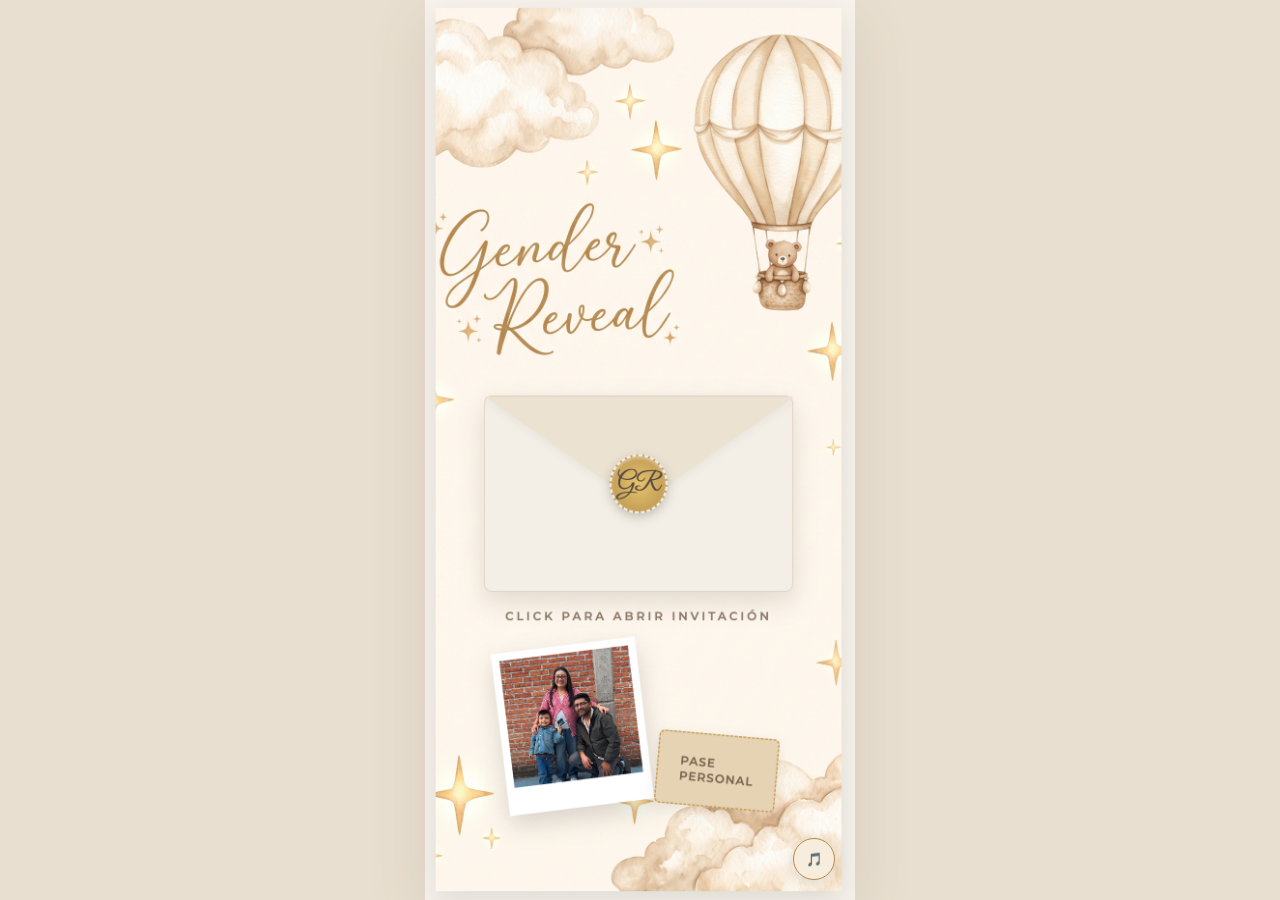
<file: invitacion-web/target/classes/static/index.html>
<!DOCTYPE html>
<html lang="es">
<head>
  <meta charset="UTF-8">
  <meta name="viewport" content="width=device-width, initial-scale=1.0">
  <meta name="theme-color" content="#f7eddd">
  <meta name="description" content="Una invitación muy especial para celebrar una dulce espera.">
  <title>Gender Reveal | Díaz Rosales</title>
  <link rel="preconnect" href="https://fonts.googleapis.com">
  <link rel="preconnect" href="https://fonts.gstatic.com" crossorigin>
  <link href="https://fonts.googleapis.com/css2?family=DM+Sans:wght@400;500;600&family=Cormorant+Garamond:wght@400;500;600;700&family=Great+Vibes&display=swap" rel="stylesheet">
  <link rel="stylesheet" href="css/estilos.css">
</head>
<body>
  <main class="phone-wrapper">
    <!-- PORTADA ORIGINAL: se conserva el diseño que ya aprobaste -->
    <section class="cover-screen" id="cover-screen" aria-label="Portada de la invitación">
      <button class="envelope-hotspot" id="openInvitation" type="button" aria-label="Abrir invitación"></button>
      <p class="cover-hint">Toca el sello para descubrir la invitación</p>
    </section>

    <!-- INTERIOR DE LA INVITACIÓN -->
    <section class="invitation-screen" id="invitation-screen" aria-label="Invitación familiar" aria-hidden="true">
      <div class="watercolor-hero">
        <div class="hero-copy">
          <p class="eyebrow">UNA NUEVA AVENTURA ESTÁ POR COMENZAR</p>
          <p class="script-intro">Una dulce espera</p>
          <h1>GENDER <span>Reveal</span></h1>
          <div class="gold-divider"><span>✦</span></div>
          <p class="hero-message">Hay momentos que se vuelven eternos.<br>Queremos vivir este contigo.</p>
        </div>
      </div>

      <div class="invitation-content">
        <div class="welcome-card">
          <span class="card-kicker">CON MUCHO CARIÑO</span>
          <h2>La familia <em>Díaz Rosales</em></h2>
          <p>te invita a compartir la emoción de conocer<br>una de las sorpresas más bonitas de la vida.</p>
          <span class="tiny-heart">♡</span>
        </div>

        <figure class="family-photo-card">
          <div class="photo-frame">
            <img src="img/foto-familia.jpg" alt="Fotografía de la familia Díaz Rosales">
          </div>
          <figcaption>Un amor que crece y una historia que continúa</figcaption>
        </figure>

        <section class="event-section" aria-labelledby="countdown-title">
          <p class="section-kicker">GUARDA ESTE MOMENTO</p>
          <h2 id="countdown-title">La cuenta regresiva</h2>
          <div class="countdown-card" id="countdown-card">
            <div class="countdown" id="countdown" hidden>
              <div><strong id="days">00</strong><small>DÍAS</small></div>
              <span class="count-separator">:</span>
              <div><strong id="hours">00</strong><small>HORAS</small></div>
              <span class="count-separator">:</span>
              <div><strong id="minutes">00</strong><small>MINUTOS</small></div>
              <span class="count-separator">:</span>
              <div><strong id="seconds">00</strong><small>SEGUNDOS</small></div>
            </div>
            <p class="pending-note" id="pending-date" hidden></p>
          </div>
        </section>

        <section class="event-section details-section">
          <p class="section-kicker">NOS ENCANTARÍA QUE NOS ACOMPAÑARAS</p>
          <h2>Detalles del evento</h2>
          <div class="detail-card">
            <div class="detail-icon">✧</div>
            <div><span>FECHA Y HORA</span><strong id="event-date-label">Domingo 6 de diciembre de 2026 · 10:00 a. m.</strong></div>
          </div>
          <div class="detail-card">
            <div class="detail-icon">⌖</div>
            <div><span>LUGAR</span><strong id="event-place-label">Valle del Conejo</strong></div>
          </div>
          <a class="map-button" href="https://maps.app.goo.gl/t8Ar6yi7hh43YfmBA" target="_blank" rel="noopener noreferrer">Ver ubicación en Google Maps ↗</a>
        </section>

        <section class="rsvp-card">
          <span class="rsvp-flower">✿</span>
          <p class="section-kicker">TU PRESENCIA HARÁ ESTE DÍA AÚN MÁS BONITO</p>
          <h2>¿Nos acompañas?</h2>
          <p>Nos dará muchísima alegría compartir este momento contigo.</p>
          <div class="rsvp-actions">
            <a class="rsvp-button" href="https://wa.me/525587955570?text=Hola%2C%20confirmo%20mi%20asistencia%20al%20Gender%20Reveal.%20%F0%9F%92%9B" target="_blank" rel="noopener noreferrer">Confirmar con mamá</a>
            <a class="rsvp-button rsvp-button-secondary" href="https://wa.me/525535511053?text=Hola%2C%20confirmo%20mi%20asistencia%20al%20Gender%20Reveal.%20%F0%9F%92%99" target="_blank" rel="noopener noreferrer">Confirmar con papá</a>
          </div>
        </section>

        <footer class="closing">
          <span>Con amor,</span>
          <strong>Díaz Rosales</strong>
          <div class="gold-divider"><span>♡</span></div>
          <small>UN PEQUEÑO MILAGRO, UNA GRAN FELICIDAD</small>
        </footer>
      </div>
    </section>
    
    <!-- 👇 AGREGA ESTOS DOS ELEMENTOS AQUÍ ADENTRO DE <main class="phone-wrapper"> -->
    <button class="music-toggle-btn" id="musicToggleBtn" aria-label="Reproducir o pausar música">
      <span id="musicIcon">🎵</span>
    </button>

    <audio id="bgAudio" loop>
      <source src="audio/sparks.mp3" type="audio/mpeg">
      Tu navegador no soporta elementos de audio.
    </audio>
  </main>
  <script src="js/invitacion.js"></script>
  
  
</body>
</html>
</file>
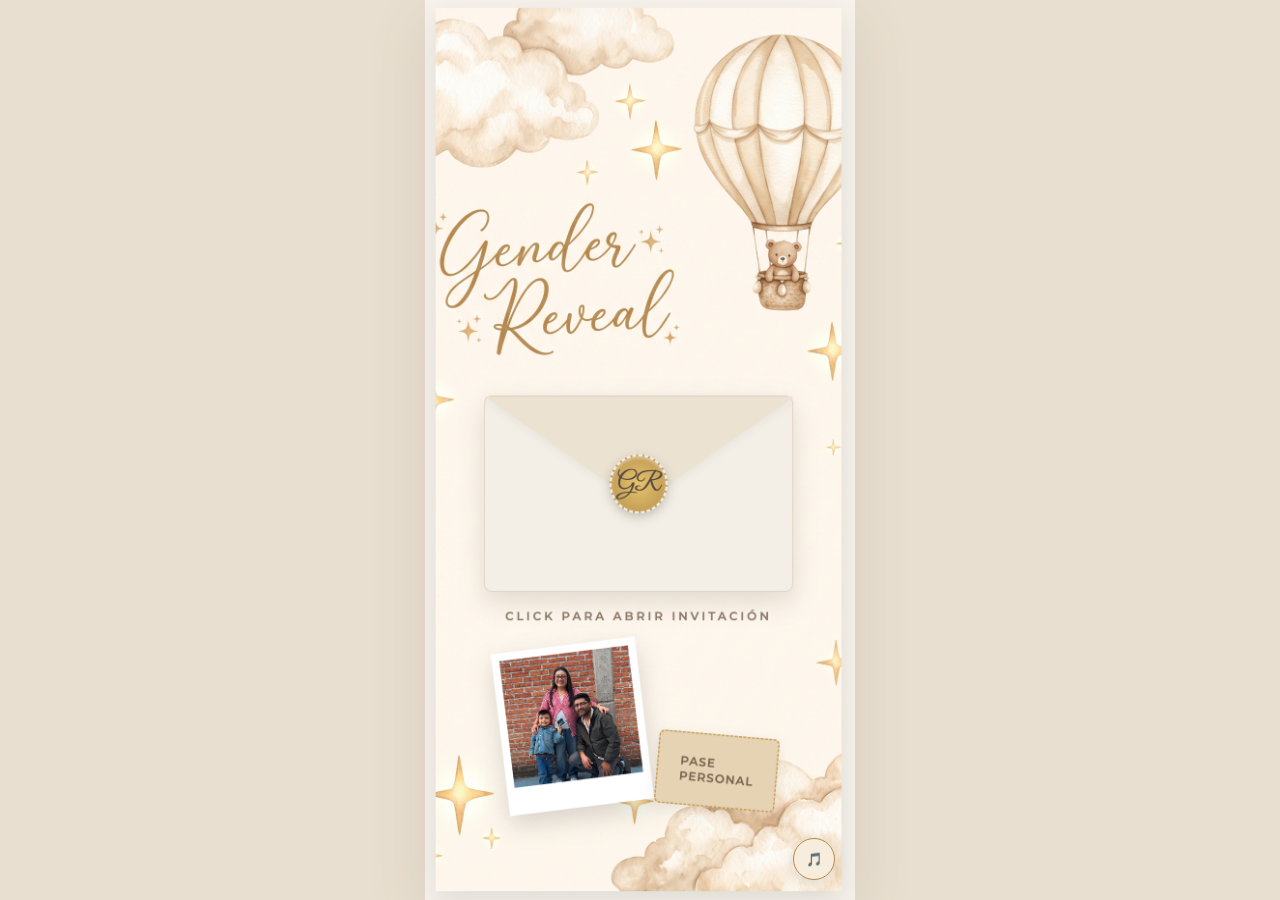
<file: invitacion-web/src/main/resources/static/index.html>
<!DOCTYPE html>
<html lang="es">
<head>
  <meta charset="UTF-8">
  <meta name="viewport" content="width=device-width, initial-scale=1.0">
  <meta name="theme-color" content="#f7eddd">
  <meta name="description" content="Una invitación muy especial para celebrar una dulce espera.">
  <title>Gender Reveal | Díaz Rosales</title>
  <link rel="preconnect" href="https://fonts.googleapis.com">
  <link rel="preconnect" href="https://fonts.gstatic.com" crossorigin>
  <link href="https://fonts.googleapis.com/css2?family=DM+Sans:wght@400;500;600&family=Cormorant+Garamond:wght@400;500;600;700&family=Great+Vibes&display=swap" rel="stylesheet">
  <link rel="stylesheet" href="css/estilos.css">
</head>
<body>
  <main class="phone-wrapper">
  
    <section class="cover-screen" id="cover-screen" aria-label="Portada de la invitación">
      <button class="envelope-hotspot" id="openInvitation" type="button" aria-label="Abrir invitación"></button>
      <p class="cover-hint">Toca el sello para descubrir la invitación</p>
    </section>

    <!-- INTERIOR DE LA INVITACIÓN -->
    <section class="invitation-screen" id="invitation-screen" aria-label="Invitación familiar" aria-hidden="true">
      <div class="watercolor-hero">
        <div class="hero-copy">
          <p class="eyebrow">UNA NUEVA AVENTURA ESTÁ POR COMENZAR</p>
          <p class="script-intro">Una dulce espera</p>
          <h2 class="gender-title"><span>Revelación de Género</span></h2>
          <div class="gold-divider"><span>✦</span></div>
          <p class="hero-message">Hay momentos que se vuelven eternos.<br>Queremos vivir este contigo.</p>
        </div>
      </div>

      <div class="invitation-content">
        <div class="welcome-card">
          <span class="card-kicker">CON MUCHO CARIÑO</span>
          <h2>La familia <em>Díaz Rosales</em></h2>
          <p>te invita a compartir la emoción de conocer<br>una de las sorpresas más bonitas de la vida.</p>
          <span class="tiny-heart">♡</span>
        </div>

        <figure class="family-photo-card">
          <div class="photo-frame">
            <img src="img/foto-familia.jpg" alt="Fotografía de la familia Díaz Rosales">
          </div>
          <figcaption>Un amor que crece y una historia que continúa</figcaption>
        </figure>

        <section class="event-section" aria-labelledby="countdown-title">
          <p class="section-kicker">GUARDA ESTE MOMENTO</p>
          <h2 id="countdown-title">La cuenta regresiva</h2>
          <div class="countdown-card" id="countdown-card">
            <div class="countdown" id="countdown" hidden>
              <div><strong id="days">00</strong><small>DÍAS</small></div>
              <span class="count-separator">:</span>
              <div><strong id="hours">00</strong><small>HORAS</small></div>
              <span class="count-separator">:</span>
              <div><strong id="minutes">00</strong><small>MINUTOS</small></div>
              <span class="count-separator">:</span>
              <div><strong id="seconds">00</strong><small>SEGUNDOS</small></div>
            </div>
            <p class="pending-note" id="pending-date" hidden></p>
          </div>
        </section>

        <section class="event-section details-section">
          <p class="section-kicker">NOS ENCANTARÍA QUE NOS ACOMPAÑARAS</p>
          <h2>Detalles del evento</h2>
          <div class="detail-card">
            <div class="detail-icon">✧</div>
            <div><span>FECHA Y HORA</span><strong id="event-date-label">Domingo 6 de diciembre de 2026 · 10:00 a. m.</strong></div>
          </div>
          <div class="detail-card">
            <div class="detail-icon">⌖</div>
            <div><span>LUGAR</span><strong id="event-place-label">Valle del Conejo</strong></div>
          </div>
          <a class="map-button" href="https://maps.app.goo.gl/e3kKUbUwWU98YmDZA" target="_blank" rel="noopener noreferrer">Ver ubicación en Google Maps</a>
        </section>

        <section class="rsvp-card">
          <span class="rsvp-flower">✿</span>
          <p class="section-kicker">TU PRESENCIA HARÁ ESTE DÍA AÚN MÁS BONITO</p>
          <h2>¿Nos acompañas?</h2>
          <p>Nos dará muchísima alegría compartir este momento contigo.</p>
          <div class="rsvp-actions">
            <a class="rsvp-button" href="https://wa.me/525587955570?text=Hola%2C%20confirmo%20mi%20asistencia%20al%20Gender%20Reveal.%20%F0%9F%92%9B" target="_blank" rel="noopener noreferrer">Confirmar con mamá</a>
            <a class="rsvp-button rsvp-button-secondary" href="https://wa.me/525535511053?text=Hola%2C%20confirmo%20mi%20asistencia%20al%20Gender%20Reveal.%20%F0%9F%92%99" target="_blank" rel="noopener noreferrer">Confirmar con papá</a>
          </div>
        </section>

        <footer class="closing">
          <span>Con amor,</span>
          <strong>Díaz Rosales</strong>
          <div class="gold-divider"><span>♡</span></div>
          <small>UN PEQUEÑO MILAGRO, UNA GRAN FELICIDAD</small>
        </footer>
      </div>
    </section>
    
 
    <button class="music-toggle-btn" id="musicToggleBtn" aria-label="Reproducir o pausar música">
      <span id="musicIcon">🎵</span>
    </button>

    <audio id="bgAudio" loop>
      <source src="audio/sparks.mp3" type="audio/mpeg">
      Tu navegador no soporta elementos de audio.
    </audio>
  </main>
  <script src="js/invitacion.js"></script>
  
  
</body>
</html>
</file>
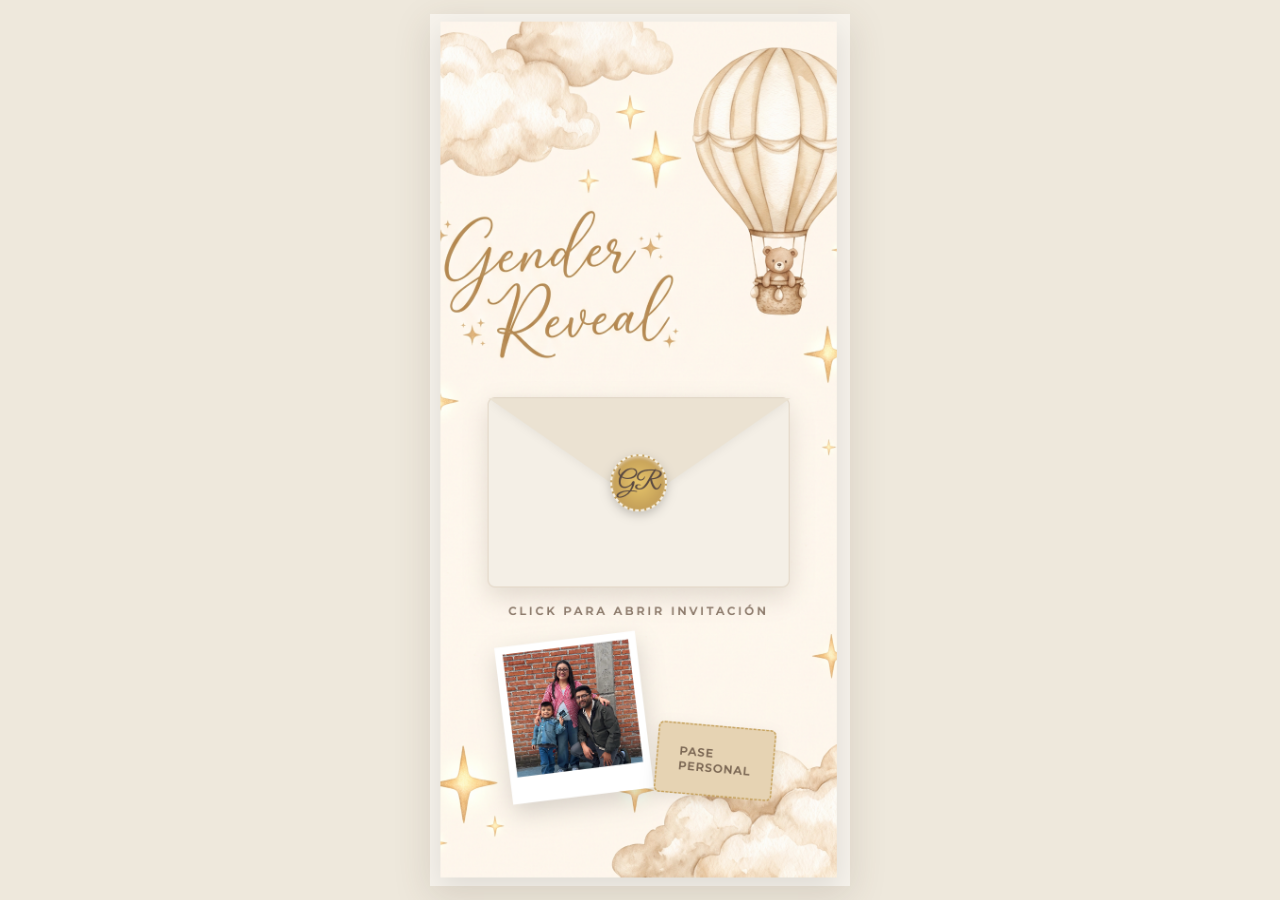
<file: invitacion-web/target/classes/static/static/index.html>
<!DOCTYPE html>
<html lang="es">
<head>
  <meta charset="UTF-8">
  <meta name="viewport" content="width=device-width, initial-scale=1.0">
  <meta name="theme-color" content="#f7f1e7">
  <title>Gender Reveal | Díaz Rosales</title>
  <link rel="preconnect" href="https://fonts.googleapis.com">
  <link rel="preconnect" href="https://fonts.gstatic.com" crossorigin>
  <link href="https://fonts.googleapis.com/css2?family=Great+Vibes&family=Montserrat:wght@300;400;500;600&family=Cormorant+Garamond:wght@400;500;600&display=swap" rel="stylesheet">
  <link rel="stylesheet" href="css/estilos.css">
</head>
<body>
  <main class="phone-wrapper">
    <!-- PORTADA: usamos la composición que ya tienes como imagen de fondo -->
    <section class="cover-screen" id="cover-screen" aria-label="Portada de la invitación">
      <!-- Zona transparente colocada encima del sobre de la imagen -->
      <button class="envelope-hotspot" id="openInvitation" type="button" aria-label="Abrir invitación"></button>
    </section>

    <!-- INTERIOR: aparece al tocar el sello del sobre -->
    <section class="invitation-screen" id="invitation-screen" aria-label="Contenido de la invitación" aria-hidden="true">
      <div class="inner-decoration clouds cloud-left">☁</div>
      <div class="inner-decoration clouds cloud-right">☁</div>
      <div class="inner-decoration star star-one">✦</div>
      <div class="inner-decoration star star-two">✧</div>

      <div class="balloon-art" aria-hidden="true">
        <div class="balloon-cluster"><span>●</span><span>●</span><span>●</span><span>●</span><span>●</span><span>●</span><span>●</span><span>●</span><span>●</span></div>
        <div class="balloon-strings"></div>
        <div class="teddy">🧸</div>
      </div>

      <div class="top-titles"><span>ESTAMOS</span><span>EN LA</span></div>
      <div class="script-row"><span>Dulce</span><span>Espera</span></div>
      <h1 class="gender-title">GENDER</h1>
      <div class="reveal-title">Reveal</div>

      <button class="music-button" id="musicButton" type="button" aria-label="Reproducir música" title="La música se agregará después">▶</button>
      <p class="music-caption">DALE CLICK</p>

      <p class="welcome-message">Un bebé está en camino...<br>y queremos compartir la sorpresa contigo</p>
      <p class="baby-word">BABY</p>
      <div class="family-ribbon">Díaz Rosales</div>

      <div class="inner-photo"><img src="img/foto-familia.jpg" alt="Fotografía de la familia Díaz Rosales"></div>

      <h2 class="section-title">¿CUÁNTO FALTA?</h2>
      <div class="countdown" id="countdown">
        <div><strong id="days">00</strong><small>DÍAS</small></div>
        <div><strong id="hours">00</strong><small>HORAS</small></div>
        <div><strong id="minutes">00</strong><small>MIN</small></div>
        <div><strong id="seconds">00</strong><small>SEG</small></div>
      </div>

      <h2 class="section-title">AGENDA LA FECHA</h2>
      <a class="action-button" id="calendarLink" href="https://calendar.google.com/" target="_blank" rel="noopener">📅 Agendar en calendario</a>

      <h2 class="section-title">LUGAR Y HORA</h2>
      <p class="event-name">Lugar por confirmar</p>
      <p class="event-detail">Fecha y horario por confirmar</p>
      <a class="action-button" id="mapsLink" href="https://maps.google.com/" target="_blank" rel="noopener">📍 Ver ubicación</a>

      <h2 class="section-title">CONFIRMACIÓN DE ASISTENCIA</h2>
      <a class="action-button whatsapp-button" id="whatsappLink" href="#" target="_blank" rel="noopener">💬 Confirmar asistencia</a>
      <p class="closing-message">¡Te esperamos!</p>
    </section>
  </main>
  <script src="js/invitacion.js"></script>
</body>
</html>
</file>
<file: invitacion-web/target/classes/static/css/estilos.css>
:root {
  --ivory: #fbf6ed;
  --paper: #f7eddd;
  --cream: #efe0c7;
  --gold: #b58b4e;
  --gold-light: #d7bd8d;
  --ink: #79634d;
  --muted: #9a846b;
  --white: #fffdf8;
}

* { box-sizing: border-box; }
html, body { margin: 0; min-height: 100%; }
body {
  min-height: 100vh;
  display: flex;
  justify-content: center;
  align-items: center;
  overflow-x: hidden;
  background: #e9dfd0;
  color: var(--ink);
  font-family: 'DM Sans', sans-serif;
}
button, a { -webkit-tap-highlight-color: transparent; }
.phone-wrapper {
  position: relative;
  width: min(100vw, 430px);
  height: min(100dvh, 900px);
  min-height: 620px;
  overflow: hidden;
  background: var(--ivory);
  box-shadow: 0 18px 55px #5c49301f;
}

/* PORTADA: mantiene la ilustración y composición que ya tenías */
.cover-screen {
  position: absolute;
  inset: 0;
  z-index: 20;
  background: url('../img/portada-base.png') center center / 100% 100% no-repeat;
  opacity: 1;
  visibility: visible;
  transition: opacity 1s ease, visibility 1s ease;
}
.cover-screen.fade-out { opacity: 0; visibility: hidden; pointer-events: none; }
.envelope-hotspot {
  position: absolute;
  left: 12%; top: 42%; width: 76%; height: 24%;
  border: 0; border-radius: 8px; background: transparent; cursor: pointer;
}
.envelope-hotspot:focus-visible { outline: 3px solid var(--gold); outline-offset: 4px; }
.cover-hint {
  position: absolute; left: 0; right: 0; bottom: 5.2%; margin: 0;
  text-align: center; color: #92785b; font-size: 9px; letter-spacing: 1.5px;
  text-transform: uppercase; opacity: 0; transition: opacity .5s ease;
}
.cover-screen:focus-within .cover-hint { opacity: 1; }

/* SEGUNDA PANTALLA: fondo acuarela, papel y detalles delicados */
.invitation-screen {
  position: absolute; inset: 0; z-index: 10;
  overflow-y: auto; overscroll-behavior: contain;
  background-color: var(--paper);
  background-image: url('../img/fondo-interior.png');
  background-position: center top;
  background-size: 100% auto;
  background-repeat: no-repeat;
  opacity: 0; visibility: hidden; transform: translateY(18px);
  transition: opacity .9s ease, transform .9s ease, visibility .9s;
  scrollbar-width: thin; scrollbar-color: #d5bd94 transparent;
}
.invitation-screen.visible { opacity: 1; visibility: visible; transform: translateY(0); }
.watercolor-hero {
  min-height: 570px;
  position: relative;
  display: flex;
  align-items: flex-end;
  justify-content: center;
  padding: 250px 26px 35px;
}
.hero-copy { width: 100%; text-align: center; animation: rise-in 1s .2s both; }
.eyebrow, .section-kicker, .card-kicker {
  font-size: 9px; line-height: 1.6; letter-spacing: 2.1px;
  color: #9e8156; font-weight: 600;
}
.script-intro {
  margin: 0 0 2px; color: #94744e;
  font: 38px/1.1 'Great Vibes', cursive;
}
.gender-title {
  margin: 0; color: #b58b4e; font: 500 39px/.95 'Cormorant Garamond', serif;
  letter-spacing: 3px;
}
.gender-title span {
  display: block; margin-top: 2px;
  color: #927451; font: 54px/1.08 'Great Vibes', cursive; letter-spacing: 0;
}
.gold-divider { display: flex; align-items: center; justify-content: center; gap: 12px; margin: 13px auto; color: #c39c5d; }
.gold-divider::before, .gold-divider::after { content: ''; width: 48px; height: 1px; background: linear-gradient(90deg, transparent, #c9a66e); }
.gold-divider::after { transform: rotate(180deg); }
.hero-message { margin: 0; color: #806b55; font: italic 17px/1.45 'Cormorant Garamond', serif; }

.invitation-content {
  position: relative;
  padding: 8px 23px 35px;
  background: linear-gradient(180deg, #f7edddf2 0%, #fbf5eaf7 18%, #f8efe2 100%);
}
.invitation-content::before {
  content: ''; position: absolute; left: 0; right: 0; top: -35px; height: 45px;
  background: linear-gradient(180deg, transparent, #f7edddf2);
  pointer-events: none;
}
.welcome-card {
  position: relative; z-index: 1; margin: 0 auto 25px; padding: 22px 15px 18px;
  max-width: 340px; text-align: center; background: #fffaf1d9;
  border: 1px solid #dfcba8; outline: 1px solid #fff9ef; outline-offset: 4px;
  box-shadow: 0 9px 28px #7d624019;
}
.welcome-card h2 { margin: 8px 0; color: #927451; font: 27px/1.15 'Cormorant Garamond', serif; font-weight: 500; }
.welcome-card h2 em { display: block; color: #a27e4e; font: 34px/1.2 'Great Vibes', cursive; }
.welcome-card p { margin: 8px 0 0; color: #82705d; font: 15px/1.5 'Cormorant Garamond', serif; }
.tiny-heart { display: block; margin-top: 8px; color: #c19b62; font-size: 20px; }

.family-photo-card { width: min(82%, 270px); margin: 28px auto 35px; text-align: center; transform: rotate(-1.5deg); }
.photo-frame { padding: 9px 9px 25px; background: #fffdf8; border: 1px solid #eee4d5; box-shadow: 0 10px 24px #67523820; }
.photo-frame img { display: block; width: 100%; height: 220px; object-fit: cover; object-position: center 35%; }
.family-photo-card figcaption { margin-top: -20px; position: relative; color: #987b55; font: 24px 'Great Vibes', cursive; }

.event-section { margin: 35px 0; text-align: center; }
.event-section h2, .rsvp-card h2 { margin: 2px 0 16px; color: #927451; font: 36px/1.1 'Great Vibes', cursive; font-weight: 400; }
.countdown-card { padding: 19px 12px; background: #fffaf1d9; border: 1px solid #e7d7bc; box-shadow: 0 7px 20px #735b3810; }
.countdown { display: flex; justify-content: center; align-items: center; gap: 7px; }
.countdown[hidden] { display: none; }
.countdown div { min-width: 54px; display: flex; flex-direction: column; gap: 4px; }
.countdown strong { color: #b58b4e; font: 600 29px 'Cormorant Garamond', serif; }
.countdown small { color: #907b62; font-size: 8px; letter-spacing: 1.1px; }
.count-separator { align-self: flex-start; padding-top: 4px; color: #c7a875; }
.pending-note { margin: 0; color: #8c765d; font: italic 17px/1.5 'Cormorant Garamond', serif; }

.details-section { padding: 24px 15px 20px; background: #efe2cc9c; border-top: 1px solid #dfc9a5; border-bottom: 1px solid #dfc9a5; }
.detail-card { display: flex; align-items: center; gap: 14px; margin: 11px auto; padding: 13px 15px; max-width: 310px; text-align: left; background: #fffaf2e8; border: 1px solid #e8d9bf; }
.detail-icon { display: grid; place-items: center; width: 38px; height: 38px; flex: 0 0 38px; border: 1px solid #d4b77f; border-radius: 50%; color: #b18b53; font-size: 21px; }
.detail-card div:last-child { display: flex; flex-direction: column; gap: 4px; }
.detail-card span { color: #a08768; font-size: 8px; letter-spacing: 1.5px; }
.detail-card strong { color: #76624e; font: 17px 'Cormorant Garamond', serif; font-weight: 600; }
.details-note { margin: 15px 0 0; color: #8a755e; font: italic 14px 'Cormorant Garamond', serif; }

.rsvp-card { position: relative; margin: 34px 0 28px; padding: 26px 20px; text-align: center; background: #fffaf0e8; border: 1px solid #dec69d; box-shadow: 0 8px 24px #6b553018; }
.rsvp-flower { display: block; color: #c09a60; font-size: 25px; margin-bottom: 7px; }
.rsvp-card h2 { margin-bottom: 7px; }
.rsvp-card p:not(.section-kicker) { margin: 0 auto 17px; max-width: 250px; color: #806d59; font: 16px/1.5 'Cormorant Garamond', serif; }
.rsvp-button { display: inline-block; padding: 12px 24px; border: 1px solid #b58b4e; border-radius: 30px; background: #b58b4e; color: #fffaf1; text-decoration: none; font-size: 10px; letter-spacing: 1px; }
.rsvp-button[aria-disabled="true"] { background: #d8c6a7; border-color: #d8c6a7; cursor: default; }
.closing { padding: 8px 0 20px; text-align: center; color: #8d7559; }
.closing span { display: block; font: italic 16px 'Cormorant Garamond', serif; }
.closing strong { display: block; margin-top: 3px; color: #a17d4d; font: 35px 'Great Vibes', cursive; font-weight: 400; }
.closing .gold-divider { margin: 9px auto; }
.closing small { color: #a18b70; font-size: 8px; letter-spacing: 1.5px; }

@keyframes rise-in { from { opacity: 0; transform: translateY(18px); } to { opacity: 1; transform: translateY(0); } }
@media (max-width: 360px) {
  .watercolor-hero { min-height: 535px; padding: 225px 18px 28px; }
  .gender-title { font-size: 34px; }
  .gender-title span { font-size: 49px; }
  .invitation-content { padding-left: 17px; padding-right: 17px; }
  .countdown { gap: 4px; }
  .countdown div { min-width: 48px; }
}
@media (prefers-reduced-motion: reduce) { *, *::before, *::after { transition-duration: .01ms !important; animation-duration: .01ms !important; } }


/* Botón para abrir la ubicación del evento */
.map-button {
  display: inline-flex;
  align-items: center;
  justify-content: center;
  margin: 16px auto 4px;
  padding: 13px 22px;
  border: 1px solid #c8a66a;
  border-radius: 999px;
  background: linear-gradient(135deg, #c9a765, #ae8950);
  color: #fffdf8;
  font-family: 'DM Sans', sans-serif;
  font-size: 13px;
  font-weight: 600;
  letter-spacing: .3px;
  text-decoration: none;
  box-shadow: 0 7px 18px rgba(133, 99, 48, .18);
  transition: transform .2s ease, box-shadow .2s ease;
}
.map-button:hover {
  transform: translateY(-2px);
  box-shadow: 0 10px 22px rgba(133, 99, 48, .24);
}


/* Confirmaciones independientes por WhatsApp */
.rsvp-actions { display: flex; flex-direction: column; align-items: center; gap: 11px; margin-top: 18px; }
.rsvp-actions .rsvp-button { min-width: 215px; box-sizing: border-box; text-align: center; }
.rsvp-button-secondary { background: #fffaf1; color: #a17d4d; }
.rsvp-button-secondary:hover { background: #f4ead8; }

/* Botón flotante de música dentro de la invitación */
.music-toggle-btn {
  position: absolute;
  bottom: 20px;
  right: 20px;
  z-index: 100;
  width: 42px;
  height: 42px;
  border-radius: 50%;
  background: var(--paper);
  border: 1px solid var(--gold);
  color: var(--gold);
  display: flex;
  align-items: center;
  justify-content: center;
  cursor: pointer;
  box-shadow: 0 4px 15px rgba(115, 89, 56, 0.2);
  transition: transform 0.3s ease, background 0.3s ease;
}

.music-toggle-btn:hover {
  transform: scale(1.08);
  background: var(--cream);
}
</file>
<file: invitacion-web/src/main/resources/static/css/estilos.css>
:root {
  --ivory: #fbf6ed;
  --paper: #f7eddd;
  --cream: #efe0c7;
  --gold: #b58b4e;
  --gold-light: #d7bd8d;
  --ink: #79634d;
  --muted: #9a846b;
  --white: #fffdf8;
}

* { box-sizing: border-box; }
html, body { margin: 0; min-height: 100%; }
body {
  min-height: 100vh;
  display: flex;
  justify-content: center;
  align-items: center;
  overflow-x: hidden;
  background: #e9dfd0;
  color: var(--ink);
  font-family: 'DM Sans', sans-serif;
}
button, a { -webkit-tap-highlight-color: transparent; }
.phone-wrapper {
  position: relative;
  width: min(100vw, 430px);
  height: min(100dvh, 900px);
  min-height: 620px;
  overflow: hidden;
  background: var(--ivory);
  box-shadow: 0 18px 55px #5c49301f;
}

/* PORTADA: mantiene la ilustración y composición que ya tenías */
.cover-screen {
  position: absolute;
  inset: 0;
  z-index: 20;
  background: url('../img/portada-base.png') center center / 100% 100% no-repeat;
  opacity: 1;
  visibility: visible;
  transition: opacity 1s ease, visibility 1s ease;
}
.cover-screen.fade-out { opacity: 0; visibility: hidden; pointer-events: none; }
.envelope-hotspot {
  position: absolute;
  left: 12%; top: 42%; width: 76%; height: 24%;
  border: 0; border-radius: 8px; background: transparent; cursor: pointer;
}
.envelope-hotspot:focus-visible { outline: 3px solid var(--gold); outline-offset: 4px; }
.cover-hint {
  position: absolute; left: 0; right: 0; bottom: 5.2%; margin: 0;
  text-align: center; color: #92785b; font-size: 9px; letter-spacing: 1.5px;
  text-transform: uppercase; opacity: 0; transition: opacity .5s ease;
}
.cover-screen:focus-within .cover-hint { opacity: 1; }

/* SEGUNDA PANTALLA: fondo acuarela, papel y detalles delicados */
.invitation-screen {
  position: absolute; inset: 0; z-index: 10;
  overflow-y: auto; overscroll-behavior: contain;
  background-color: var(--paper);
  background-image: url('../img/fondo-interior.png');
  background-position: center top;
  background-size: 100% auto;
  background-repeat: no-repeat;
  opacity: 0; visibility: hidden; transform: translateY(18px);
  transition: opacity .9s ease, transform .9s ease, visibility .9s;
  scrollbar-width: thin; scrollbar-color: #d5bd94 transparent;
}
.invitation-screen.visible { opacity: 1; visibility: visible; transform: translateY(0); }
.watercolor-hero {
  min-height: 570px;
  position: relative;
  display: flex;
  align-items: flex-end;
  justify-content: center;
  padding: 250px 26px 35px;
}
.hero-copy { width: 100%; text-align: center; animation: rise-in 1s .2s both; }
.eyebrow, .section-kicker, .card-kicker {
  font-size: 9px; line-height: 1.6; letter-spacing: 2.1px;
  color: #9e8156; font-weight: 600;
}
.script-intro {
  margin: 0 0 2px; color: #94744e;
  font: 38px/1.1 'Great Vibes', cursive;
}
.gender-title {
  margin: 0; color: #b58b4e; font: 500 39px/.95 'Cormorant Garamond', serif;
  letter-spacing: 3px;
}
.gender-title span {
  display: block; margin-top: 2px;
  color: #927451; font: 54px/1.08 'Great Vibes', cursive; letter-spacing: 0;
}
.gold-divider { display: flex; align-items: center; justify-content: center; gap: 12px; margin: 13px auto; color: #c39c5d; }
.gold-divider::before, .gold-divider::after { content: ''; width: 48px; height: 1px; background: linear-gradient(90deg, transparent, #c9a66e); }
.gold-divider::after { transform: rotate(180deg); }
.hero-message { margin: 0; color: #806b55; font: italic 17px/1.45 'Cormorant Garamond', serif; }

.invitation-content {
  position: relative;
  padding: 8px 23px 35px;
  background: linear-gradient(180deg, #f7edddf2 0%, #fbf5eaf7 18%, #f8efe2 100%);
}
.invitation-content::before {
  content: ''; position: absolute; left: 0; right: 0; top: -35px; height: 45px;
  background: linear-gradient(180deg, transparent, #f7edddf2);
  pointer-events: none;
}
.welcome-card {
  position: relative; z-index: 1; margin: 0 auto 25px; padding: 22px 15px 18px;
  max-width: 340px; text-align: center; background: #fffaf1d9;
  border: 1px solid #dfcba8; outline: 1px solid #fff9ef; outline-offset: 4px;
  box-shadow: 0 9px 28px #7d624019;
}
.welcome-card h2 { margin: 8px 0; color: #927451; font: 27px/1.15 'Cormorant Garamond', serif; font-weight: 500; }
.welcome-card h2 em { display: block; color: #a27e4e; font: 34px/1.2 'Great Vibes', cursive; }
.welcome-card p { margin: 8px 0 0; color: #82705d; font: 15px/1.5 'Cormorant Garamond', serif; }
.tiny-heart { display: block; margin-top: 8px; color: #c19b62; font-size: 20px; }

.family-photo-card { width: min(82%, 270px); margin: 28px auto 35px; text-align: center; transform: rotate(-1.5deg); }
.photo-frame { padding: 9px 9px 25px; background: #fffdf8; border: 1px solid #eee4d5; box-shadow: 0 10px 24px #67523820; }
.photo-frame img { display: block; width: 100%; height: 220px; object-fit: cover; object-position: center 35%; }
.family-photo-card figcaption { margin-top: -20px; position: relative; color: #987b55; font: 24px 'Great Vibes', cursive; }

.event-section { margin: 35px 0; text-align: center; }
.event-section h2, .rsvp-card h2 { margin: 2px 0 16px; color: #927451; font: 36px/1.1 'Great Vibes', cursive; font-weight: 400; }
.countdown-card { padding: 19px 12px; background: #fffaf1d9; border: 1px solid #e7d7bc; box-shadow: 0 7px 20px #735b3810; }
.countdown { display: flex; justify-content: center; align-items: center; gap: 7px; }
.countdown[hidden] { display: none; }
.countdown div { min-width: 54px; display: flex; flex-direction: column; gap: 4px; }
.countdown strong { color: #b58b4e; font: 600 29px 'Cormorant Garamond', serif; }
.countdown small { color: #907b62; font-size: 8px; letter-spacing: 1.1px; }
.count-separator { align-self: flex-start; padding-top: 4px; color: #c7a875; }
.pending-note { margin: 0; color: #8c765d; font: italic 17px/1.5 'Cormorant Garamond', serif; }

.details-section { padding: 24px 15px 20px; background: #efe2cc9c; border-top: 1px solid #dfc9a5; border-bottom: 1px solid #dfc9a5; }
.detail-card { display: flex; align-items: center; gap: 14px; margin: 11px auto; padding: 13px 15px; max-width: 310px; text-align: left; background: #fffaf2e8; border: 1px solid #e8d9bf; }
.detail-icon { display: grid; place-items: center; width: 38px; height: 38px; flex: 0 0 38px; border: 1px solid #d4b77f; border-radius: 50%; color: #b18b53; font-size: 21px; }
.detail-card div:last-child { display: flex; flex-direction: column; gap: 4px; }
.detail-card span { color: #a08768; font-size: 8px; letter-spacing: 1.5px; }
.detail-card strong { color: #76624e; font: 17px 'Cormorant Garamond', serif; font-weight: 600; }
.details-note { margin: 15px 0 0; color: #8a755e; font: italic 14px 'Cormorant Garamond', serif; }

.rsvp-card { position: relative; margin: 34px 0 28px; padding: 26px 20px; text-align: center; background: #fffaf0e8; border: 1px solid #dec69d; box-shadow: 0 8px 24px #6b553018; }
.rsvp-flower { display: block; color: #c09a60; font-size: 25px; margin-bottom: 7px; }
.rsvp-card h2 { margin-bottom: 7px; }
.rsvp-card p:not(.section-kicker) { margin: 0 auto 17px; max-width: 250px; color: #806d59; font: 16px/1.5 'Cormorant Garamond', serif; }
.rsvp-button { display: inline-block; padding: 12px 24px; border: 1px solid #b58b4e; border-radius: 30px; background: #b58b4e; color: #fffaf1; text-decoration: none; font-size: 10px; letter-spacing: 1px; }
.rsvp-button[aria-disabled="true"] { background: #d8c6a7; border-color: #d8c6a7; cursor: default; }
.closing { padding: 8px 0 20px; text-align: center; color: #8d7559; }
.closing span { display: block; font: italic 16px 'Cormorant Garamond', serif; }
.closing strong { display: block; margin-top: 3px; color: #a17d4d; font: 35px 'Great Vibes', cursive; font-weight: 400; }
.closing .gold-divider { margin: 9px auto; }
.closing small { color: #a18b70; font-size: 8px; letter-spacing: 1.5px; }

@keyframes rise-in { from { opacity: 0; transform: translateY(18px); } to { opacity: 1; transform: translateY(0); } }
@media (max-width: 360px) {
  .watercolor-hero { min-height: 535px; padding: 225px 18px 28px; }
  .gender-title { font-size: 34px; }
  .gender-title span { font-size: 49px; }
  .invitation-content { padding-left: 17px; padding-right: 17px; }
  .countdown { gap: 4px; }
  .countdown div { min-width: 48px; }
}
@media (prefers-reduced-motion: reduce) { *, *::before, *::after { transition-duration: .01ms !important; animation-duration: .01ms !important; } }


/* Botón para abrir la ubicación del evento */
.map-button {
  display: inline-flex;
  align-items: center;
  justify-content: center;
  margin: 16px auto 4px;
  padding: 13px 22px;
  border: 1px solid #c8a66a;
  border-radius: 999px;
  background: linear-gradient(135deg, #c9a765, #ae8950);
  color: #fffdf8;
  font-family: 'DM Sans', sans-serif;
  font-size: 13px;
  font-weight: 600;
  letter-spacing: .3px;
  text-decoration: none;
  box-shadow: 0 7px 18px rgba(133, 99, 48, .18);
  transition: transform .2s ease, box-shadow .2s ease;
}
.map-button:hover {
  transform: translateY(-2px);
  box-shadow: 0 10px 22px rgba(133, 99, 48, .24);
}


/* Confirmaciones independientes por WhatsApp */
.rsvp-actions { display: flex; flex-direction: column; align-items: center; gap: 11px; margin-top: 18px; }
.rsvp-actions .rsvp-button { min-width: 215px; box-sizing: border-box; text-align: center; }
.rsvp-button-secondary { background: #fffaf1; color: #a17d4d; }
.rsvp-button-secondary:hover { background: #f4ead8; }

/* Botón flotante de música dentro de la invitación */
.music-toggle-btn {
  position: absolute;
  bottom: 20px;
  right: 20px;
  z-index: 100;
  width: 42px;
  height: 42px;
  border-radius: 50%;
  background: var(--paper);
  border: 1px solid var(--gold);
  color: var(--gold);
  display: flex;
  align-items: center;
  justify-content: center;
  cursor: pointer;
  box-shadow: 0 4px 15px rgba(115, 89, 56, 0.2);
  transition: transform 0.3s ease, background 0.3s ease;
}

.music-toggle-btn:hover {
  transform: scale(1.08);
  background: var(--cream);
}
</file>
<file: invitacion-web/target/classes/static/static/css/estilos.css>
* { box-sizing: border-box; }
html, body { margin: 0; min-height: 100%; }
body { min-height: 100vh; display: flex; justify-content: center; align-items: center; overflow-x: hidden; background: #eee8dc; color: #786653; font-family: 'Montserrat', sans-serif; }
.phone-wrapper { position: relative; width: min(100vw, 420px); height: min(100dvh, 872px); min-height: 620px; overflow: hidden; background: #fdfbf7; box-shadow: 0 10px 35px #55463326; }
.cover-screen { position: absolute; inset: 0; z-index: 20; background: url('../img/portada-base.png') center center / 100% 100% no-repeat; opacity: 1; visibility: visible; transition: opacity .9s ease, visibility .9s ease; }
.cover-screen.fade-out { opacity: 0; visibility: hidden; pointer-events: none; }
/* El área pulsable coincide con el sobre que ya está dibujado en portada-base.png. */
.envelope-hotspot { position: absolute; left: 12%; top: 42%; width: 76%; height: 24%; border: 0; border-radius: 8px; background: transparent; cursor: pointer; -webkit-tap-highlight-color: transparent; }
.envelope-hotspot:focus-visible { outline: 3px solid #bd974e; outline-offset: 4px; }
.invitation-screen { position: absolute; inset: 0; z-index: 10; overflow-y: auto; overscroll-behavior: contain; padding: 22px 22px 35px; text-align: center; background: #fffdf8; opacity: 0; visibility: hidden; transform: translateY(12px); transition: opacity .8s ease, transform .8s ease, visibility .8s; }
.invitation-screen.visible { opacity: 1; visibility: visible; transform: translateY(0); }
.balloon-art { position: relative; width: 210px; height: 155px; margin: 0 auto 8px; }
.balloon-cluster { position: absolute; top: 4px; left: 50%; transform: translateX(-50%); width: 180px; height: 105px; display: flex; flex-wrap: wrap; align-content: center; justify-content: center; gap: 0; filter: drop-shadow(0 4px 3px #b99a5b45); }
.balloon-cluster span { display: block; width: 43px; height: 48px; margin: -3px -5px; border-radius: 50% 50% 45% 45%; background: radial-gradient(circle at 32% 25%, #fffdf4 0 9%, #ead9b5 35%, #c8a66b 100%); border: 1px solid #d4bd91; }
.balloon-cluster span:nth-child(3n) { background: radial-gradient(circle at 32% 25%, #fff 0 8%, #d7bd8b 45%, #b58b4b 100%); }
.balloon-strings { position: absolute; top: 94px; left: 50%; width: 70px; height: 42px; transform: translateX(-50%); border-left: 1px solid #b89a63; border-right: 1px solid #b89a63; border-bottom: 1px solid #b89a63; }
.teddy { position: absolute; top: 103px; left: 50%; transform: translateX(-50%); font-size: 43px; line-height: 1; }
.top-titles, .script-row { display: flex; justify-content: space-around; align-items: center; }
.top-titles { color: #9e8c75; font-size: 10px; letter-spacing: 2px; font-weight: 500; }
.script-row { margin: -2px 0 -5px; color: #9b8264; font-family: 'Great Vibes', cursive; font-size: 25px; }
.gender-title { margin: 0; color: #c5a059; font-family: 'Cormorant Garamond', serif; font-size: 48px; line-height: .95; letter-spacing: 2px; font-weight: 500; }
.reveal-title { color: #a88b60; font-family: 'Great Vibes', cursive; font-size: 49px; line-height: 1.05; }
.music-button { display: block; width: 48px; height: 48px; margin: 13px auto 4px; border-radius: 50%; border: 2px solid #d3b36e; background: #f5ead0; color: #b38d48; font-size: 17px; cursor: pointer; box-shadow: 0 3px 10px #b89a6333; }
.music-caption { margin: 0 0 12px; color: #9e8c75; font-size: 8px; letter-spacing: 2px; }
.welcome-message { margin: 10px 0; color: #82715e; font-family: 'Cormorant Garamond', serif; font-size: 16px; font-style: italic; line-height: 1.35; }
.baby-word { margin: 10px 0 5px; color: #b18e52; font-size: 15px; letter-spacing: 5px; }
.family-ribbon { display: inline-block; padding: 7px 25px; background: #e7d2a9; color: #80694d; font-family: 'Great Vibes', cursive; font-size: 27px; border-top: 1px dashed #b99554; border-bottom: 1px dashed #b99554; }
.inner-photo { width: 125px; margin: 15px auto 8px; padding: 5px 5px 12px; background: white; box-shadow: 0 4px 12px #00000018; transform: rotate(-3deg); }
.inner-photo img { display: block; width: 100%; height: 105px; object-fit: cover; object-position: center 35%; }
.section-title { display: inline-block; margin: 17px 0 9px; padding-bottom: 4px; border-bottom: 1px solid #e5d9c7; color: #8d7a64; font-size: 11px; letter-spacing: 2px; font-weight: 600; }
.countdown { display: flex; justify-content: center; gap: 13px; padding: 12px 7px; border-radius: 10px; background: #f7f1e7; }
.countdown div { display: flex; flex-direction: column; gap: 3px; min-width: 48px; }
.countdown strong { color: #bd984e; font-size: 22px; }
.countdown small { color: #8d7a64; font-size: 8px; letter-spacing: 1px; }
.action-button { display: block; width: 88%; margin: 8px auto; padding: 11px 12px; border-radius: 25px; background: #c5a059; color: white; text-decoration: none; font-size: 11px; letter-spacing: .5px; }
.whatsapp-button { background: #8caa78; }
.event-name { margin: 4px 0; font-weight: 600; font-size: 13px; }
.event-detail { margin: 4px 0 8px; color: #82715e; font-size: 11px; }
.closing-message { margin: 22px 0 8px; color: #bd984e; font-family: 'Great Vibes', cursive; font-size: 36px; }
.inner-decoration { position: absolute; z-index: 0; color: #eadfc9; pointer-events: none; }
.clouds { font-size: 42px; opacity: .55; }
.cloud-left { top: 180px; left: -17px; }
.cloud-right { top: 350px; right: -17px; }
.star { color: #d8bd83; font-size: 22px; }
.star-one { top: 235px; left: 18px; }
.star-two { top: 410px; right: 20px; }
@media (max-height: 700px) { .invitation-screen { padding-top: 12px; } .balloon-art { transform: scale(.85); transform-origin: top center; margin-bottom: -12px; } }
@media (prefers-reduced-motion: reduce) { *, *::before, *::after { transition-duration: .01ms !important; animation-duration: .01ms !important; } }
</file>
